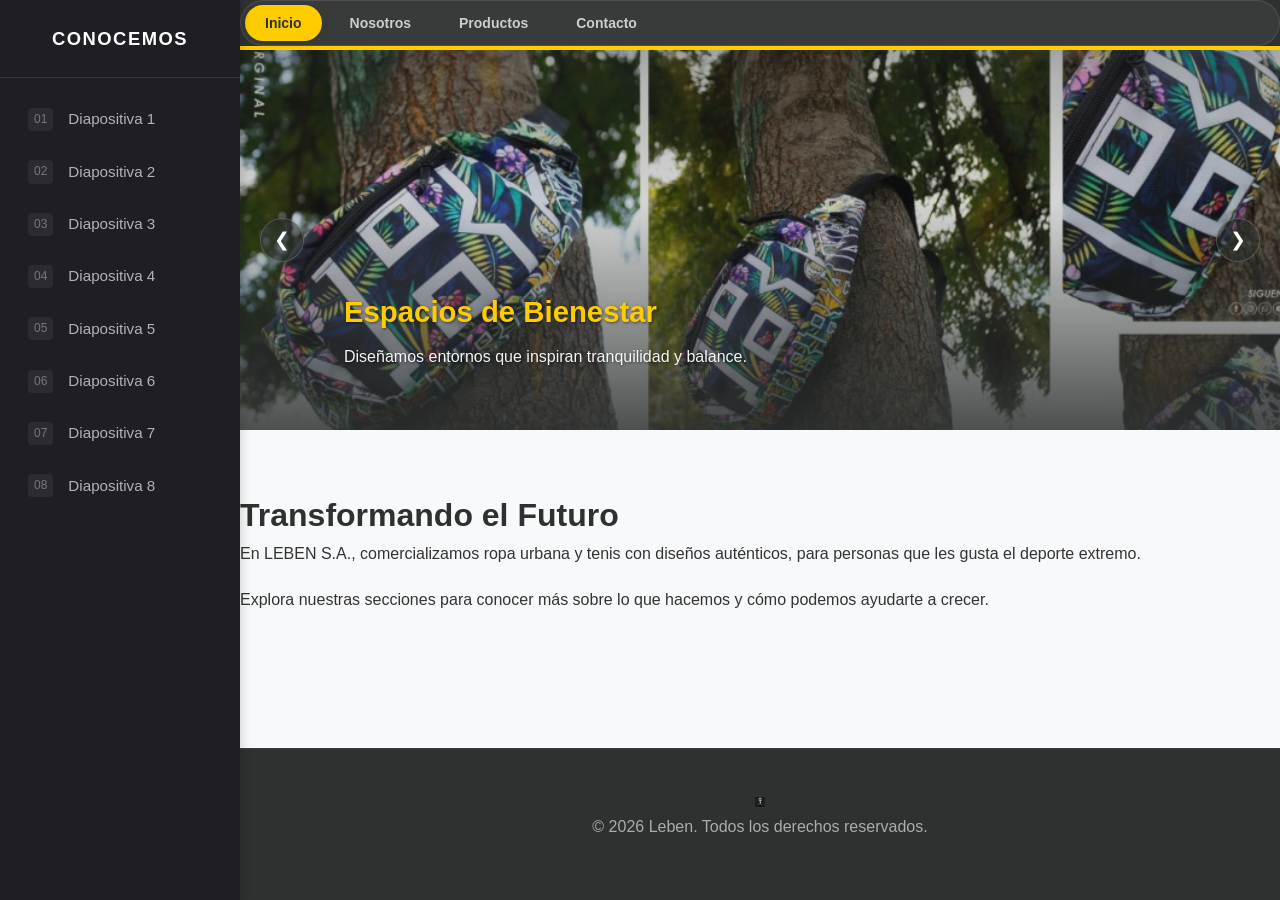
<file: index.html>
<!DOCTYPE html>
<html lang="es">
<head>
    <meta charset="UTF-8">
    <meta name="viewport" content="width=device-width, initial-scale=1.0">
    <title>Leben - Innovación y Bienestar</title>
    <meta name="viewport" content="width=device-width, initial-scale=1.0">
    <link rel="stylesheet" href="styles.css">
</head>
<body>
<aside class="sidebar-slides">
    <div class="sidebar-header">
        <h3>CONOCEMOS</h3>
    </div>
    <nav class="sidebar-menu">
        <a href="diapositiva1.html" class="sidebar-link"><span>01</span> Diapositiva 1</a>
        <a href="diapositiva2.html" class="sidebar-link"><span>02</span> Diapositiva 2</a>
        <a href="diapositiva3.html" class="sidebar-link"><span>03</span> Diapositiva 3</a>
        <a href="diapositiva4.html" class="sidebar-link"><span>04</span> Diapositiva 4</a>
        <a href="diapositiva5.html" class="sidebar-link"><span>05</span> Diapositiva 5</a>
        <a href="diapositiva6.html" class="sidebar-link"><span>06</span> Diapositiva 6</a>
        <a href="diapositiva7.html" class="sidebar-link"><span>07</span> Diapositiva 7</a>
        <a href="diapositiva8.html" class="sidebar-link"><span>08</span> Diapositiva 8</a>
    </nav>
</aside>
    <header class="main-header">
        </div>
        <nav class="slide-nav">
            <button class="nav-btn active" onclick="showSlide(0)">Inicio</button>
            <button class="nav-btn" onclick="showSlide(1)">Nosotros</button>
            <button class="nav-btn" onclick="showSlide(2)">Productos</button>
            <button class="nav-btn" onclick="showSlide(3)">Contacto</button>
        </nav>
    </header>

    <section class="image-rotator">
        <div class="carousel-container">
            <div class="carousel-slide active">
                <img src="imagenes/imagen1.png" alt="Leben slide 1">
                <div class="carousel-overlay"></div>
                <div class="carousel-caption">
                    <h3>Espacios de Bienestar</h3>
                    <p>Diseñamos entornos que inspiran tranquilidad y balance.</p>
                </div>
            </div>
            
            <div class="carousel-slide">
                <img src="imagenes/imagen2.png" alt="Leben slide 2">
                <div class="carousel-overlay"></div>
                <div class="carousel-caption">
                    <h3>Innovación Funcional</h3>
                    <p>Soluciones inteligentes con un diseño limpio y moderno.</p>
                </div>
            </div>

            <div class="carousel-slide">
                <img src="imagenes/imagen3.png" alt="Leben slide 3">
                <div class="carousel-overlay"></div>
                <div class="carousel-caption">
                    <h3>Compromiso Sostenible</h3>
                    <p>La armonía perfecta entre tecnología y naturaleza humana.</p>
                </div>
            </div>
        </div>
        <button class="carousel-control prev" onclick="moveCarousel(-1)" aria-label="Anterior">&#10094;</button>
        <button class="carousel-control next" onclick="moveCarousel(1)" aria-label="Siguiente">&#10095;</button>
    </section>

    <main class="content-slides">
        <article class="slide-content active" id="slide-0">
            <h2>Transformando el Futuro</h2>
            <p>En LEBEN S.A., comercializamos ropa urbana y tenis con diseños auténticos, para personas que les gusta el deporte extremo.</p>
            <p>Explora nuestras secciones para conocer más sobre lo que hacemos y cómo podemos ayudarte a crecer.</p>
        </article>

        <article class="slide-content" id="slide-1">
            <h2>Nuestra Historia</h2>
            <p>Nacimos con el propósito de fusionar la innovación técnica con un enfoque profundamente humano. Nuestro equipo multidisciplinario trabaja día a día bajo estrictos estándares de excelencia.</p>
            <blockquote>
                "La calidad no es un acto, es un hábito." — Filosofía Leben.
            </blockquote>
        </article>

        <article class="slide-content" id="slide-2">
            <h2>Lo que Ofrecemos</h2>
            <p><div class="galeria-vegetales">
        <div class="galeria-scroll">
            <div class="vegetal-item">
                <img src="imagenes/imagenA.jpeg" alt="productoA" width="300" height="200">
                <span>SUPLBN $150.000</span>
            </div>
            <div class="vegetal-item">
                <img src="imagenes/imagenB.jpeg" alt="productoA" width="300" height="200">
                <span>LEDER NEGRO $180.000</span>
            </div>
            <div class="vegetal-item">
                <img src="imagenes/imagenC.jpeg" alt="productoA" width="300" height="200">
                <span>RESTRE ROJO $165.000</span>
            </div>
            <div class="vegetal-item">
                <img src="imagenes/imagenD.jpeg" alt="productoA" width="300" height="200">
                <span>BLACK $170.000</span>
            </div>
        </div>
    </div></p>
            <ul>
                <li></li>
            </ul>
        </article>

        <article class="slide-content" id="slide-3">
            <h2>Ponte en Contacto</h2>
            <p>¿Tienes alguna pregunta o quieres iniciar un proyecto con nosotros? Escríbenos y nuestro equipo te responderá en la menor brevedad posible.</p>
            <form class="contact-form" onsubmit="event.preventDefault(); alert('¡Mensaje enviado!');">
                <input type="text" placeholder="Tu Nombre" required>
                <input type="email" placeholder="Tu Correo" required>
                <textarea placeholder="¿En qué podemos ayudarte?" rows="4" required></textarea>
                <button type="submit" class="submit-btn">Enviar Mensaje</button>
            </form>
        </article>

    </main>

    <footer class="main-footer">
        <img src="imagenes/gaster-green-gaster.gif" alt="Logo Leben" width="10" height="10">
        <p>&copy; 2026 Leben. Todos los derechos reservados.</p>
    </footer>

    <script>
        function showSlide(slideIndex) {
            const slides = document.querySelectorAll('.slide-content');
            slides.forEach(slide => slide.classList.remove('active'));

            const buttons = document.querySelectorAll('.nav-btn');
            buttons.forEach(btn => btn.classList.remove('active'));

            document.getElementById(`slide-${slideIndex}`).classList.add('active');
            buttons[slideIndex].classList.add('active');
        }

        let currentImgIndex = 0;
        const carouselSlides = document.querySelectorAll('.carousel-slide');

        function showImage(index) {
            if (index >= carouselSlides.length) currentImgIndex = 0;
            else if (index < 0) currentImgIndex = carouselSlides.length - 1;
            else currentImgIndex = index;

            carouselSlides.forEach((slide, i) => {
                if (i === currentImgIndex) {
                    slide.classList.add('active');
                } else {
                    slide.classList.remove('active');
                }
            });
        }

        function moveCarousel(direction) {
            showImage(currentImgIndex + direction);
        }
        setInterval(() => {
            moveCarousel(1);
        }, 5000);
    </script>
</body>
</html>
</file>
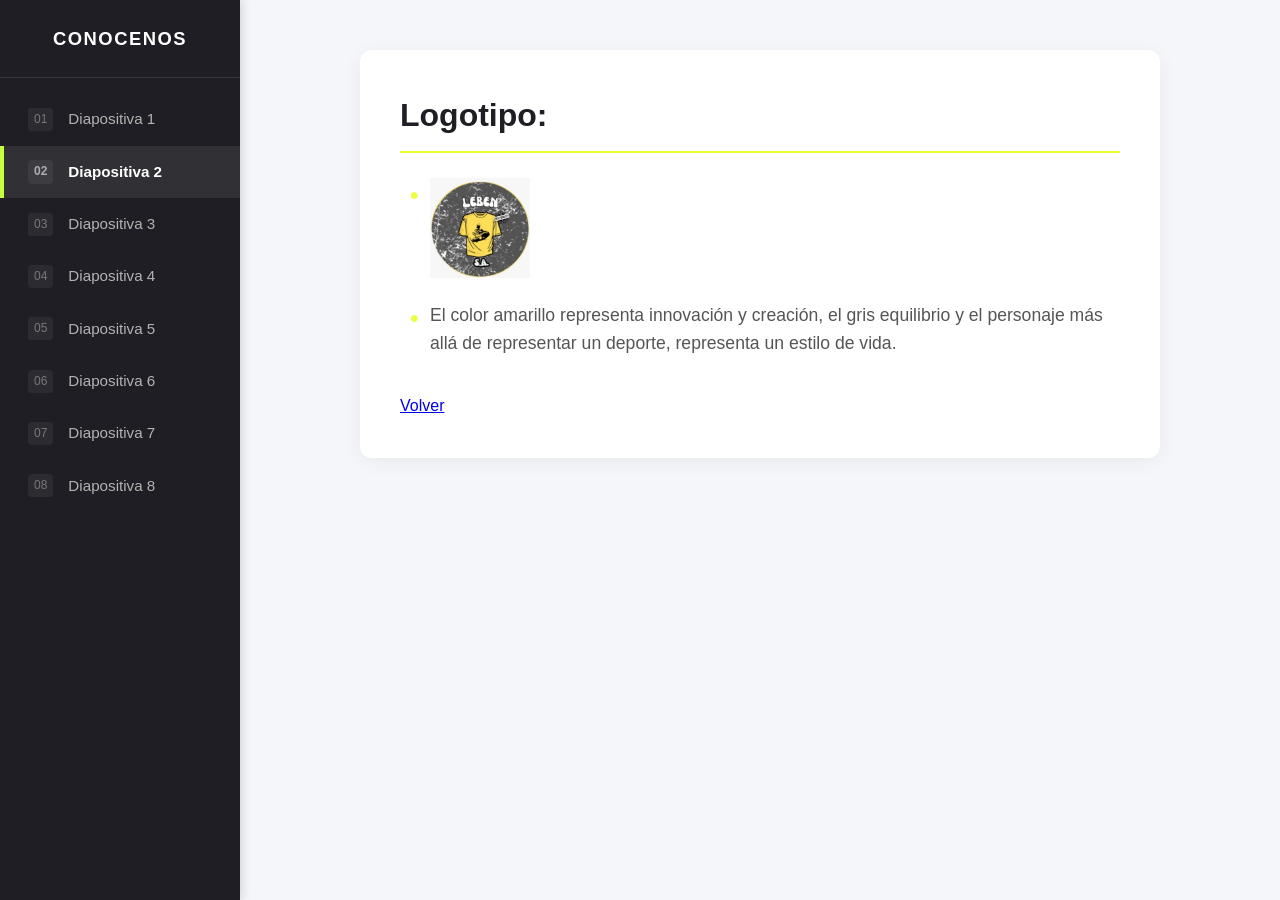
<file: diapositiva2.html>
<html><head><link rel='stylesheet' href='styles.css'></head><body><aside class="sidebar-slides">
        <div class="sidebar-header">
            <h3>CONOCENOS</h3>
        </div>
        <nav class="sidebar-menu">
            <a href="diapositiva1.html" class="sidebar-link"><span>01</span> Diapositiva 1</a>
            <a href="diapositiva2.html" class="sidebar-link active"><span>02</span> Diapositiva 2</a>
            <a href="diapositiva3.html" class="sidebar-link"><span>03</span> Diapositiva 3</a>
            <a href="diapositiva4.html" class="sidebar-link"><span>04</span> Diapositiva 4</a>
            <a href="diapositiva5.html" class="sidebar-link"><span>05</span> Diapositiva 5</a>
            <a href="diapositiva6.html" class="sidebar-link"><span>06</span> Diapositiva 6</a>
            <a href="diapositiva7.html" class="sidebar-link"><span>07</span> Diapositiva 7</a>
            <a href="diapositiva8.html" class="sidebar-link"><span>08</span> Diapositiva 8</a>
        </nav>
    </aside>
<div class='contenido'><h2>Logotipo:</h2><ul><li><img src="imagenes/logo-leben.png" alt="Logo Leben" width="100" height="100"></li><li>El color amarillo representa innovación y creación, el gris equilibrio y el personaje más allá de representar un deporte, representa un estilo de vida. </li></ul><a href='index.html'>Volver</a></div></body></html>
</file>
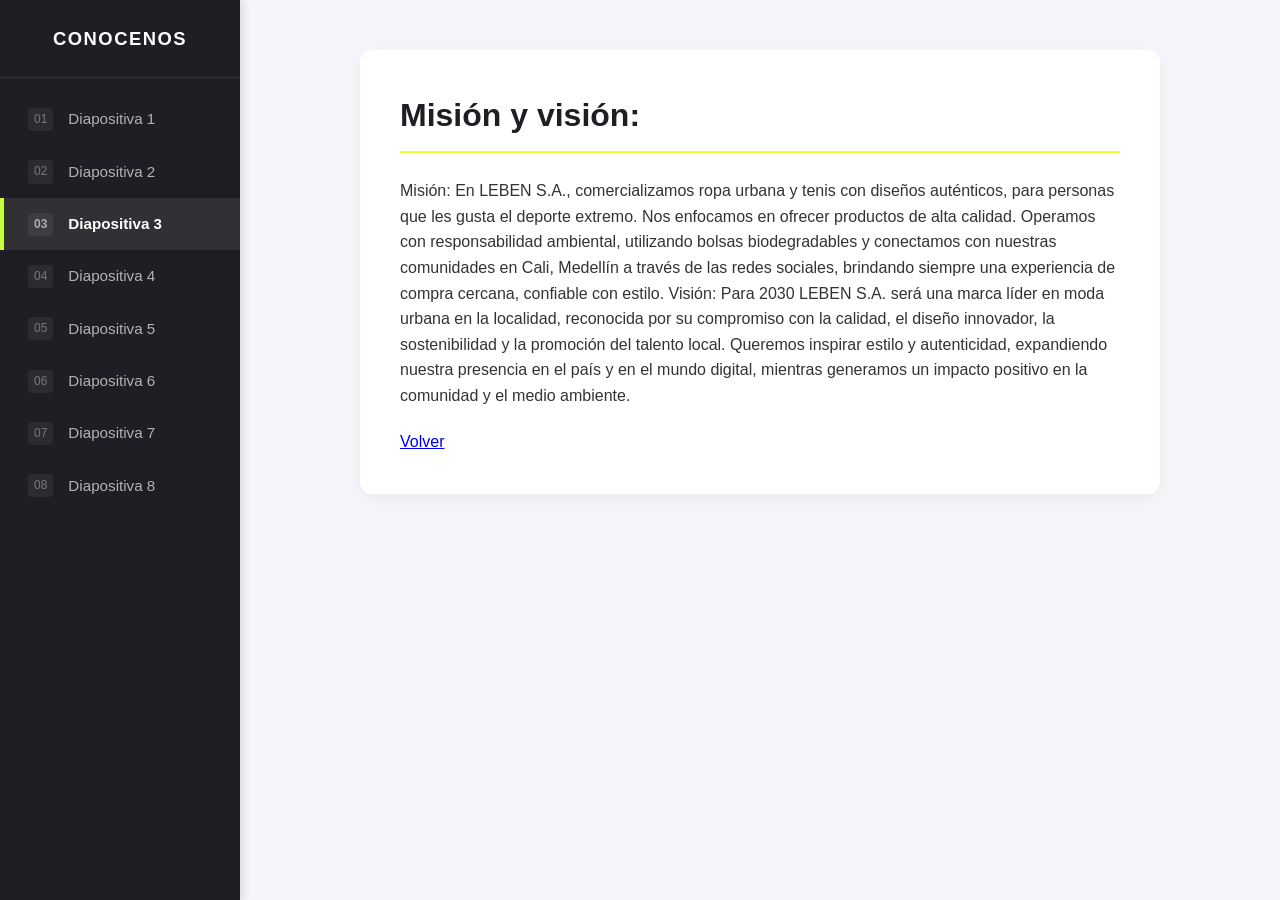
<file: diapositiva3.html>
<html><head><link rel='stylesheet' href='styles.css'></head><body><aside class="sidebar-slides">
        <div class="sidebar-header">
            <h3>CONOCENOS</h3>
        </div>
        <nav class="sidebar-menu">
            <a href="diapositiva1.html" class="sidebar-link"><span>01</span> Diapositiva 1</a>
            <a href="diapositiva2.html" class="sidebar-link"><span>02</span> Diapositiva 2</a>
            <a href="diapositiva3.html" class="sidebar-link active"><span>03</span> Diapositiva 3</a>
            <a href="diapositiva4.html" class="sidebar-link"><span>04</span> Diapositiva 4</a>
            <a href="diapositiva5.html" class="sidebar-link"><span>05</span> Diapositiva 5</a>
            <a href="diapositiva6.html" class="sidebar-link"><span>06</span> Diapositiva 6</a>
            <a href="diapositiva7.html" class="sidebar-link"><span>07</span> Diapositiva 7</a>
            <a href="diapositiva8.html" class="sidebar-link"><span>08</span> Diapositiva 8</a>
        </nav>
    </aside>
<div class='contenido'><h2>Misión y visión: </h2><p>Misión: En LEBEN S.A., comercializamos ropa urbana y tenis con diseños auténticos, para personas que les gusta el deporte extremo. Nos enfocamos en ofrecer productos de alta calidad. Operamos con responsabilidad ambiental, utilizando bolsas biodegradables y conectamos con nuestras comunidades en Cali, Medellín a través de las redes sociales, brindando siempre una experiencia de compra cercana, confiable con estilo. 
Visión: Para 2030 LEBEN S.A. será una marca líder en moda urbana en la localidad, reconocida por su compromiso con la calidad, el diseño innovador, la sostenibilidad y la promoción del talento local. Queremos inspirar estilo y autenticidad, expandiendo nuestra presencia en el país y en el mundo digital, mientras generamos un impacto positivo en la comunidad y el medio ambiente.
</p><a href='index.html'>Volver</a></div></body></html>
</file>
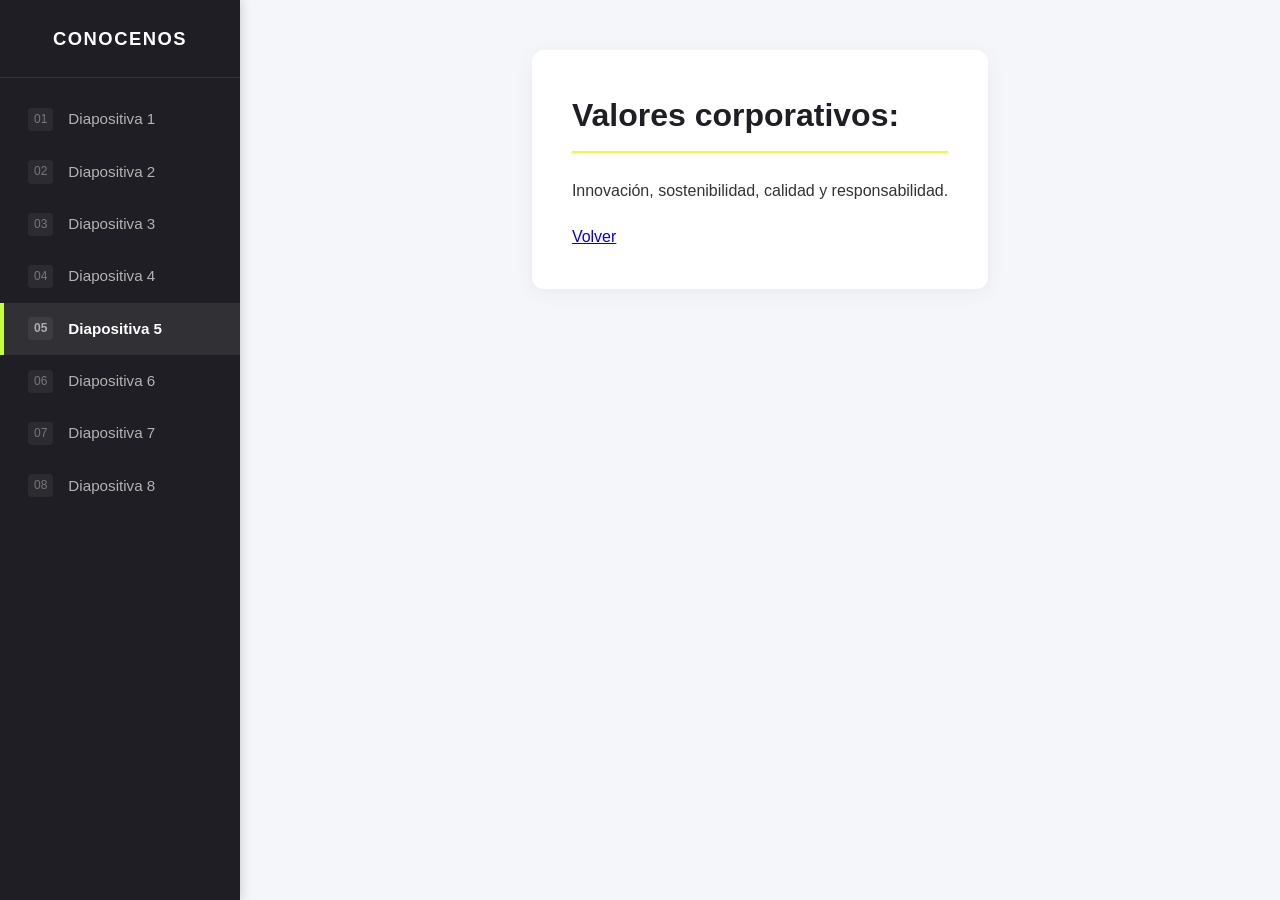
<file: diapositiva5.html>
<html><head><link rel='stylesheet' href='styles.css'></head><body><aside class="sidebar-slides">
        <div class="sidebar-header">
            <h3>CONOCENOS</h3>
        </div>
        <nav class="sidebar-menu">
            <a href="diapositiva1.html" class="sidebar-link"><span>01</span> Diapositiva 1</a>
            <a href="diapositiva2.html" class="sidebar-link"><span>02</span> Diapositiva 2</a>
            <a href="diapositiva3.html" class="sidebar-link"><span>03</span> Diapositiva 3</a>
            <a href="diapositiva4.html" class="sidebar-link"><span>04</span> Diapositiva 4</a>
            <a href="diapositiva5.html" class="sidebar-link active"><span>05</span> Diapositiva 5</a>
            <a href="diapositiva6.html" class="sidebar-link"><span>06</span> Diapositiva 6</a>
            <a href="diapositiva7.html" class="sidebar-link"><span>07</span> Diapositiva 7</a>
            <a href="diapositiva8.html" class="sidebar-link"><span>08</span> Diapositiva 8</a>
        </nav>
    </aside>
<div class='contenido'><h2>Valores corporativos: </h2><p>Innovación, sostenibilidad, calidad y responsabilidad. </p><a href='index.html'>Volver</a></div></body></html>
</file>
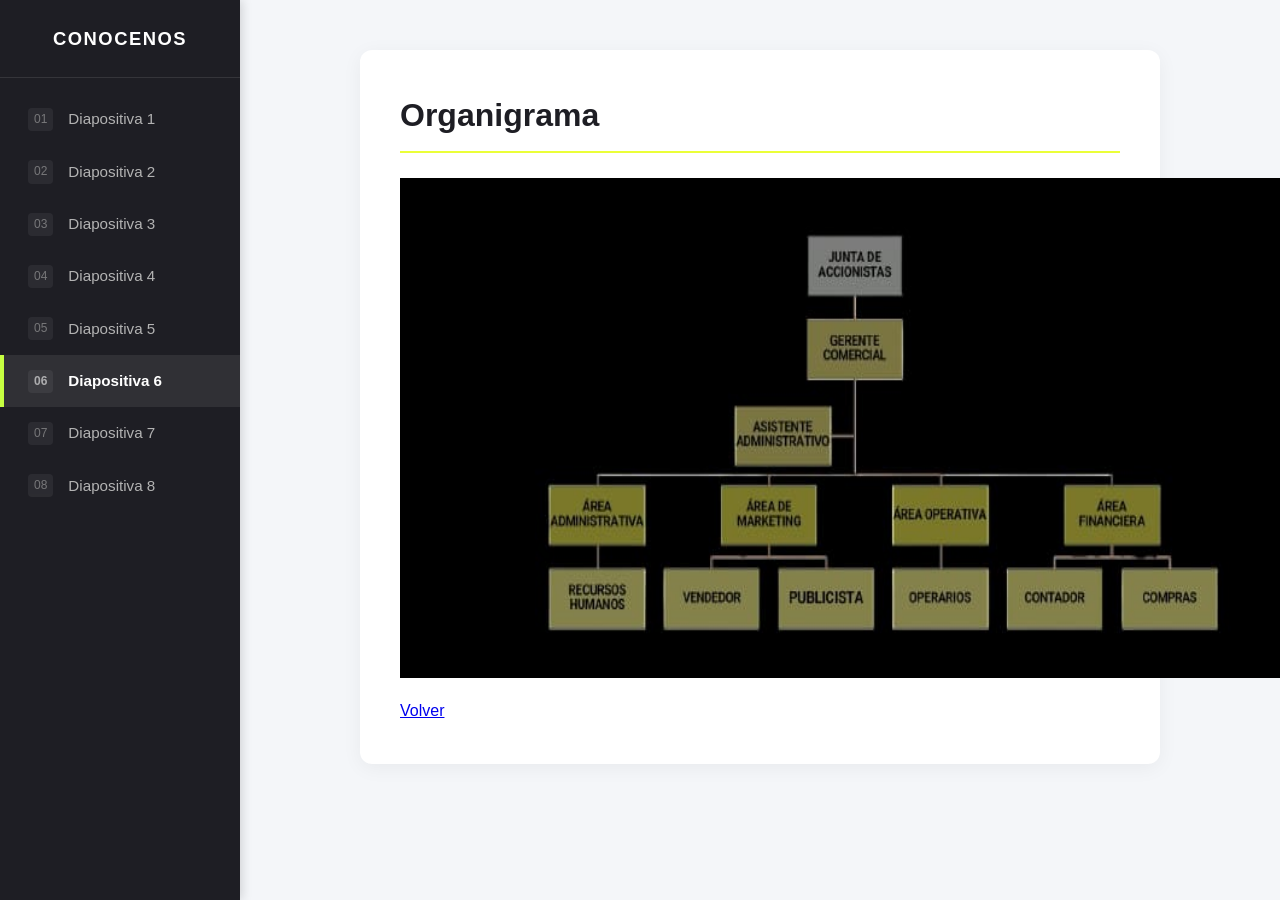
<file: diapositiva6.html>
<html><head><link rel='stylesheet' href='styles.css'></head><body><aside class="sidebar-slides">
        <div class="sidebar-header">
            <h3>CONOCENOS</h3>
        </div>
        <nav class="sidebar-menu">
            <a href="diapositiva1.html" class="sidebar-link"><span>01</span> Diapositiva 1</a>
            <a href="diapositiva2.html" class="sidebar-link"><span>02</span> Diapositiva 2</a>
            <a href="diapositiva3.html" class="sidebar-link"><span>03</span> Diapositiva 3</a>
            <a href="diapositiva4.html" class="sidebar-link"><span>04</span> Diapositiva 4</a>
            <a href="diapositiva5.html" class="sidebar-link"><span>05</span> Diapositiva 5</a>
            <a href="diapositiva6.html" class="sidebar-link active"><span>06</span> Diapositiva 6</a>
            <a href="diapositiva7.html" class="sidebar-link"><span>07</span> Diapositiva 7</a>
            <a href="diapositiva8.html" class="sidebar-link"><span>08</span> Diapositiva 8</a>
        </nav>
    </aside>
<div class='contenido'><h2>Organigrama</h2><p><img src="imagenes/Organigrama.png" alt="Organigrama" width="900" height="500"></p><a href='index.html'>Volver</a></div></body></html>
</file>
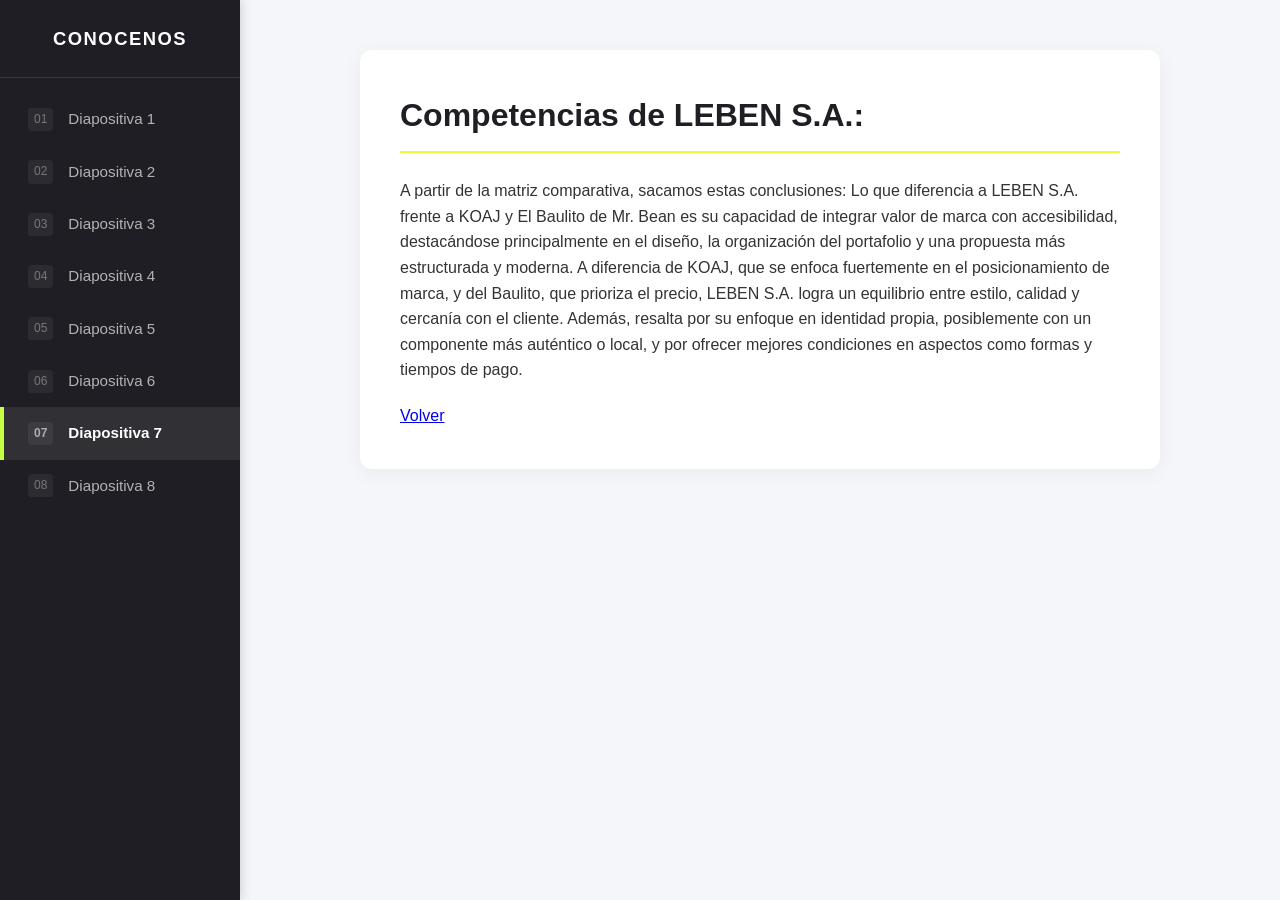
<file: diapositiva7.html>
<html><head><link rel='stylesheet' href='styles.css'></head><body><aside class="sidebar-slides">
        <div class="sidebar-header">
            <h3>CONOCENOS</h3>
        </div>
        <nav class="sidebar-menu">
            <a href="diapositiva1.html" class="sidebar-link"><span>01</span> Diapositiva 1</a>
            <a href="diapositiva2.html" class="sidebar-link"><span>02</span> Diapositiva 2</a>
            <a href="diapositiva3.html" class="sidebar-link"><span>03</span> Diapositiva 3</a>
            <a href="diapositiva4.html" class="sidebar-link"><span>04</span> Diapositiva 4</a>
            <a href="diapositiva5.html" class="sidebar-link"><span>05</span> Diapositiva 5</a>
            <a href="diapositiva6.html" class="sidebar-link"><span>06</span> Diapositiva 6</a>
            <a href="diapositiva7.html" class="sidebar-link  active"><span>07</span> Diapositiva 7</a>
            <a href="diapositiva8.html" class="sidebar-link"><span>08</span> Diapositiva 8</a>
        </nav>
    </aside>
<div class='contenido'><h2>Competencias de LEBEN S.A.:</h2><p>A partir de la matriz comparativa, sacamos estas conclusiones: 
Lo que diferencia a LEBEN S.A. frente a KOAJ y El Baulito de Mr. Bean es su capacidad de integrar valor de marca con accesibilidad, destacándose principalmente en el diseño, la organización del portafolio y una propuesta más estructurada y moderna. A diferencia de KOAJ, que se enfoca fuertemente en el posicionamiento de marca, y del Baulito, que prioriza el precio, LEBEN S.A. logra un equilibrio entre estilo, calidad y cercanía con el cliente. Además, resalta por su enfoque en identidad propia, posiblemente con un componente más auténtico o local, y por ofrecer mejores condiciones en aspectos como formas y tiempos de pago.</p><a href='index.html'>Volver</a></div></body></html>
</file>
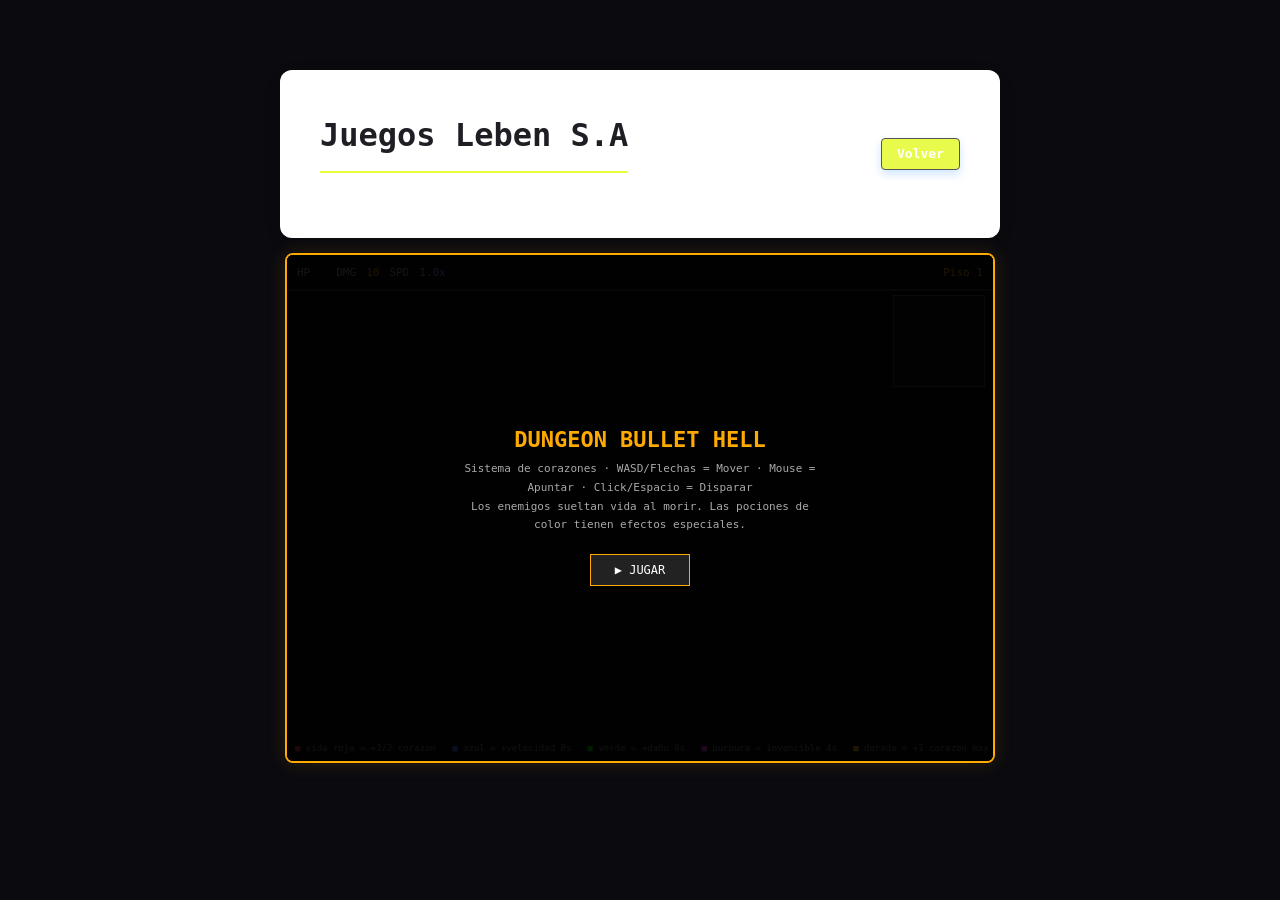
<file: diapositiva8.html>
<!DOCTYPE html>
<html lang="es">
<head>
    <meta charset="UTF-8">
    <link rel="stylesheet" href="styles.css">
    <style>
        body {
            background-color: #0a0a0f;
            color: #fff;
            font-family: monospace;
            margin: 0;
            padding: 20px;
            display: flex;
            flex-direction: column;
            align-items: center;
            min-height: 100vh;
        }
        .contenido {
            text-align: center;
            width: 100%;
            max-width: 720px;
            margin-bottom: 15px;
            display: flex;
            justify-content: space-between;
            align-items: center;
        }
        h2 {
            color: #fa0;
            margin: 0;
            font-size: 24px;
        }
        .btn-volver {
            color: #aaa;
            text-decoration: none;
            border: 1px solid #555;
            padding: 5px 15px;
            border-radius: 4px;
            transition: all 0.3s;
        }
        .btn-volver:hover {
            color: #fff;
            border-color: #fa0;
            background: #1a1a2e;
        }
        iframe {
            border: 2px solid #fa0;
            border-radius: 8px;
            box-shadow: 0 0 20px rgba(255, 170, 0, 0.15);
            background: #0a0a0f;
        }
    </style>
</head>
<body>

    <div class="contenido">
        <h2>Juegos Leben S.A</h2>
        <a href="index.html" class="btn-volver">Volver</a>
    </div>

    <iframe 
        width="710" 
        height="510" 
        frameborder="0" 
        scrolling="no"
        srcdoc="
        <!DOCTYPE html>
        <html>
        <head>
        <style>
        *{margin:0;padding:0;box-sizing:border-box}
        body{background:#0a0a0f;overflow:hidden;font-family:monospace}
        canvas{display:block;image-rendering:pixelated}
        #ui{position:absolute;top:0;left:0;width:100%;height:36px;padding:4px 10px;display:flex;align-items:center;gap:10px;background:#0a0a0f;border-bottom:2px solid #333;z-index:10}
        #hearts-wrap{display:flex;gap:3px;align-items:center}
        .label{color:#aaa;font-size:11px;font-family:monospace}
        #dmg-wrap{display:flex;gap:5px;align-items:center}
        #floor-info{color:#fa0;font-size:11px;font-family:monospace;margin-left:auto}
        #item-display{display:flex;gap:4px;flex-wrap:wrap;max-width:260px}
        .item-badge{font-size:9px;padding:1px 4px;border-radius:2px;font-family:monospace}
        #minimap{position:absolute;top:40px;right:8px;border:1px solid #555;background:#111;z-index:10}
        #msg{position:absolute;bottom:60px;left:50%;transform:translateX(-50%);color:#fff;font-size:12px;font-family:monospace;background:rgba(0,0,0,.8);padding:4px 12px;border:1px solid #555;display:none;z-index:20;text-align:center;white-space:nowrap}
        #overlay{position:absolute;inset:0;background:rgba(0,0,0,.88);display:flex;flex-direction:column;align-items:center;justify-content:center;z-index:30;color:#fff;font-family:monospace}
        #overlay h1{font-size:22px;color:#fa0;margin-bottom:8px}
        #overlay p{font-size:11px;color:#aaa;margin-bottom:16px;text-align:center;max-width:360px;line-height:1.7}
        #overlay button{background:#222;color:#fff;border:1px solid #fa0;padding:8px 24px;font-family:monospace;font-size:12px;cursor:pointer;margin:3px}
        #overlay button:hover{background:#fa0;color:#000}
        #item-choice{position:absolute;inset:0;background:rgba(0,0,0,.9);display:none;flex-direction:column;align-items:center;justify-content:center;z-index:25;font-family:monospace}
        #item-choice h2{color:#fa0;font-size:15px;margin-bottom:10px}
        #item-choice .sub{color:#888;font-size:10px;margin-bottom:10px}
        .item-card{background:#1a1a2e;border:1px solid #555;padding:10px 14px;margin:4px;width:190px;cursor:pointer;border-radius:4px}
        .item-card:hover{border-color:#fa0;background:#22223a}
        .item-card .iname{color:#fff;font-size:12px;font-weight:bold}
        .item-card .idesc{color:#aaa;font-size:9px;margin-top:3px;line-height:1.4}
        .item-card .istat{font-size:9px;margin-top:3px}
        .pos{color:#4f8}.neg{color:#f84}.mixed{color:#fa0}.boss-col{color:#ffd700}
        #potion-legend{position:absolute;bottom:6px;left:8px;font-size:9px;color:#888;font-family:monospace;line-height:1.6;z-index:10}
        </style>
        </head>
        <body>
        <div id='ui'>
          <span class='label'>HP</span>
          <div id='hearts-wrap'></div>
          <span class='label' style='margin-left:6px'>DMG</span>
          <span id='dmg-text' class='label' style='color:#fa0'>10</span>
          <span class='label'>SPD</span>
          <span id='spd-text' class='label' style='color:#8af'>1.0x</span>
          <div id='item-display'></div>
          <div id='floor-info'>Piso 1</div>
        </div>
        <canvas id='c'></canvas>
        <canvas id='minimap' width='90' height='90'></canvas>
        <div id='msg'></div>
        <div id='potion-legend'>
          <span style='color:#e44'>&#9632;</span> vida roja = +1/2 corazon &nbsp;
          <span style='color:#48f'>&#9632;</span> azul = +velocidad 8s &nbsp;
          <span style='color:#0d0'>&#9632;</span> verde = +daño 8s &nbsp;
          <span style='color:#f4f'>&#9632;</span> purpura = invencible 4s &nbsp;
          <span style='color:#fa0'>&#9632;</span> dorada = +1 corazon max
        </div>
        <div id='item-choice'>
          <h2 id='choice-title'>Sala del Tesoro</h2>
          <div class='sub' id='choice-sub'>Elige 1 de 3 objetos</div>
          <div id='item-cards' style='display:flex;flex-wrap:wrap;justify-content:center'></div>
        </div>
        <div id='overlay'>
          <h1>DUNGEON BULLET HELL</h1>
          <p>Sistema de corazones · WASD/Flechas = Mover · Mouse = Apuntar · Click/Espacio = Disparar<br>Los enemigos sueltan vida al morir. Las pociones de color tienen efectos especiales.</p>
          <button onclick='startGame()'>&#9654; JUGAR</button>
        </div>
        <script>
        const C=document.getElementById('c');
        const ctx=C.getContext('2d');
        const MM=document.getElementById('minimap');
        const mctx=MM.getContext('2d');
        const W=680,H=444;
        C.width=W;C.height=H;
        C.style.marginTop='36px';

        const MAX_HEARTS=6;
        let G={};

        function initGame(){
          G={
            floor:1,rooms:[],curRoom:0,
            px:W/2,py:H/2,
            pspeed:180,
            phearts:6,pmaxhearts:6,
            pdmg:10,
            pbulletSpeed:1,pbulletCount:1,pspread:0,
            phoming:false,ppiercing:false,pfire:false,pflash:false,paoe:false,
            porb:false,pbounce:0,pstorm:false,pvamp:false,pregen:false,pnocure:false,piframes:false,
            iframes:0,
            items:[],
            bullets:[],ebullets:[],
            drops:[],
            particles:[],
            keys:{},mx:W/2,my:H/2,mouseDown:false,
            roomCleared:false,roomType:'',
            gameOver:false,won:false,
            tick:0,shootCooldown:0,
            floorEnemyMult:1,
            dmgBoost:0,spdBoost:0,invBoost:0,
            regenTimer:0,
            msgTimer:null,
          };
          generateFloor();
          G.curRoom=getRoomIndex('start');
          G.roomCleared=true;
          enterRoom(G.curRoom);
        }

        function getRoomIndex(t){return G.rooms.findIndex(r=>r.type===t);}

        const ITEMS_POOL=[
          {id:'twin',name:'Twin Shot',desc:'Dispara 2 balas simultaneas',stat:'+1 bala',type:'pos',apply:p=>{p.pbulletCount=Math.min(p.pbulletCount+1,5);p.pspread=Math.max(p.pspread,0.18);}},
          {id:'triple',name:'Triple Shot',desc:'3 balas en abanico',stat:'+2 balas / spread',type:'pos',apply:p=>{p.pbulletCount=Math.min(p.pbulletCount+2,5);p.pspread=Math.max(p.pspread,0.22);}},
          {id:'bigbullet',name:'Bala Gorda',desc:'+50% daño, -20% velocidad',stat:'+50% DMG / -20% SPD',type:'mixed',apply:p=>{p.pdmg=Math.round(p.pdmg*1.5);p.pspeed*=0.8;}},
          {id:'speed',name:'Patas de Liebre',desc:'+40% velocidad, -1/2 corazon max',stat:'+40% SPD / -1/2 HP max',type:'mixed',apply:p=>{p.pspeed*=1.4;p.pmaxhearts=Math.max(2,p.pmaxhearts-1);p.phearts=Math.min(p.phearts,p.pmaxhearts);}},
          {id:'vampiro',name:'Disparo Vampirico',desc:'Balas curan 1/2 corazon al impactar (1/5 prob)',stat:'+Vamp al golpear',type:'pos',apply:p=>{p.pvamp=true;}},
          {id:'homing',name:'Bala Teledirigida',desc:'Balas persiguen enemigos, -30% daño',stat:'+Seguimiento / -30% DMG',type:'mixed',apply:p=>{p.phoming=true;p.pdmg=Math.max(1,Math.round(p.pdmg*0.7));}},
          {id:'piercing',name:'Bala Penetrante',desc:'Balas atraviesan enemigos',stat:'+Penetracion',type:'pos',apply:p=>{p.ppiercing=true;}},
          {id:'fire',name:'Bala de Fuego',desc:'Quema por 3s, +20% daño',stat:'+Fuego / +20% DMG',type:'pos',apply:p=>{p.pfire=true;p.pdmg=Math.round(p.pdmg*1.2);}},
          {id:'glass',name:'Corazon de Cristal',desc:'+80% daño, HP max a 2 corazones',stat:'+80% DMG / MaxHP=2',type:'neg',apply:p=>{p.pdmg=Math.round(p.pdmg*1.8);p.pmaxhearts=2;p.phearts=Math.min(p.phearts,2);}},
          {id:'regen',name:'Anillo de Cura',desc:'Regenera 1/2 corazon c/6s, -15% daño',stat:'+Regen / -15% DMG',type:'mixed',apply:p=>{p.pregen=true;p.pdmg=Math.max(1,Math.round(p.pdmg*0.85));}},
          {id:'aoe',name:'Bala Explosiva',desc:'Explota al impactar, -20% daño',stat:'+Explosion / -20% DMG',type:'mixed',apply:p=>{p.paoe=true;p.pdmg=Math.max(1,Math.round(p.pdmg*0.8));}},
          {id:'flash',name:'Disparo Rapido',desc:'+60% cadencia, -25% daño',stat:'+Cadencia / -25% DMG',type:'mixed',apply:p=>{p.pflash=true;p.pdmg=Math.max(1,Math.round(p.pdmg*0.75));}},
          {id:'extra_heart',name:'Corazon Extra',desc:'+1 corazon maximo y rellena',stat:'+1 corazon max + rellena',type:'pos',apply:p=>{p.pmaxhearts=Math.min(MAX_HEARTS,p.pmaxhearts+2);p.phearts=Math.min(p.pmaxhearts,p.phearts+2);}},
        ];

        const BOSS_ITEMS=[
          {id:'orb_holy',name:'Orbe Sagrado',desc:'Disparo circular de 8 balas, +40% daño',stat:'+Orbe / +40% DMG',type:'boss',apply:p=>{p.porb=true;p.pdmg=Math.round(p.pdmg*1.4);}},
          {id:'cursed_eye',name:'Ojo Maldito',desc:'+120% daño, HP max = 2 corazones',stat:'+120% DMG / MaxHP=2',type:'boss',apply:p=>{p.pdmg=Math.round(p.pdmg*2.2);p.pmaxhearts=2;p.phearts=Math.min(p.phearts,2);}},
          {id:'wing',name:'Alas del Viento',desc:'+70% velocidad e iframes extendidos',stat:'+70% SPD / +Esquiva',type:'boss',apply:p=>{p.pspeed*=1.7;p.piframes=true;}},
          {id:'blade',name:'Disparo Cuchilla',desc:'Balas rebotan en paredes x3',stat:'+Rebote x3',type:'boss',apply:p=>{p.pbounce=3;}},
          {id:'storm',name:'Tormenta Interior',desc:'Auto-disparo en 4 direcciones',stat:'+Auto-Storm',type:'boss',apply:p=>{p.pstorm=true;}},
          {id:'soul',name:'Alma del Dungeon',desc:'+200% daño, sin curacion',stat:'+200% DMG / Sin cura',type:'boss',apply:p=>{p.pdmg=Math.round(p.pdmg*3);p.pnocure=true;}},
        ];

        function shuffled(a){return[...a].sort(()=>Math.random()-0.5);}

        function generateFloor(){
          const f=G.floor;
          G.rooms=[];
          G.rooms.push({type:'start',cleared:true,enemies:[],connected:[]});
          const numE=2+f;
          for(let i=0;i<numE;i++) G.rooms.push({type:'enemy',cleared:false,enemies:[],connected:[]});
          G.rooms.push({type:'treasure',cleared:false,enemies:[],connected:[]});
          G.rooms.push({type:'boss',cleared:false,enemies:[],connected:[]});
          G.floorEnemyMult=1+f*0.45;
          layoutRooms();
        }

        function layoutRooms(){
          const n=G.rooms.length;
          G.rooms[0].gx=0;G.rooms[0].gy=1;
          G.rooms[n-1].gx=3;G.rooms[n-1].gy=1;
          G.rooms[n-2].gx=3;G.rooms[n-2].gy=0;
          for(let i=1;i<n-2;i++){G.rooms[i].gx=Math.floor(Math.random()*2)+1;G.rooms[i].gy=Math.floor(Math.random()*3);}
          G.rooms.forEach((r,i)=>r.idx=i);
          for(let i=0;i<n-1;i++){if(!G.rooms[i].connected.includes(i+1)){G.rooms[i].connected.push(i+1);G.rooms[i+1].connected.push(i);}}
        }

        function spawnEnemies(idx){
          const rm=G.rooms[idx];
          if(rm.type==='enemy'){
            const count=Math.round((3+G.floor)*G.floorEnemyMult*(0.7+Math.random()*0.5));
            rm.enemies=[];
            for(let i=0;i<count;i++) rm.enemies.push(createEnemy());
          } else if(rm.type==='boss'){
            rm.enemies=[createBoss()];
          }
        }

        function createEnemy(){
          const f=G.floor;
          const types=['basic','shooter','fast','tank'];
          const t=types[Math.floor(Math.random()*types.length)];
          const m=G.floorEnemyMult;
          const hpScale=1+f*0.35;
          let e={x:60+Math.random()*(W-120),y:60+Math.random()*(H/2),type:t,
            hp:0,maxhp:0,spd:0,dmg:0,shootTimer:0,shootRate:2.5,
            burnTimer:0,color:'#e44',size:11,vx:0,vy:0};
          if(t==='basic'){e.hp=Math.round(20*m*hpScale);e.spd=60+f*12;e.dmg=0.5;e.shootRate=2.8;e.color='#e44';}
          if(t==='shooter'){e.hp=Math.round(14*m*hpScale);e.spd=35;e.dmg=0.5;e.shootRate=1.8;e.color='#e8a';}
          if(t==='fast'){e.hp=Math.round(8*m*hpScale);e.spd=115+f*14;e.dmg=1;e.shootRate=3.5;e.color='#4ef';}
          if(t==='tank'){e.hp=Math.round(55*m*hpScale);e.spd=28;e.dmg=1;e.shootRate=4.5;e.color='#a84';}
          e.maxhp=e.hp;
          return e;
        }

        function createBoss(){
          const f=G.floor;
          const m=G.floorEnemyMult;
          return{x:W/2,y:H/2-80,type:'boss',
            hp:Math.round((180+f*100)*m),maxhp:Math.round((180+f*100)*m),
            spd:55+f*16,dmg:1,shootRate:0.7,
            burnTimer:0,color:['#f0a','#a0f','#fa0','#0af','#f40','#4fa'][f-1]||'#fff',
            size:22,vx:0,vy:0,phase:0,shootTimer:0,patternTimer:0};
        }

        function enterRoom(idx){
          G.curRoom=idx;
          const rm=G.rooms[idx];
          G.bullets=[];G.ebullets=[];G.drops=[];G.particles=[];
          G.px=W/2;G.py=H-70;
          if(!rm.cleared&&rm.enemies.length===0&&rm.type!=='start'&&rm.type!=='treasure') spawnEnemies(idx);
          G.roomType=rm.type;
          G.roomCleared=rm.cleared;
          if(rm.type==='treasure'&&!rm.cleared) showTreasure();
          else document.getElementById('item-choice').style.display='none';
          updateFloorInfo();
          drawMinimap();
        }

        function showTreasure(){
          const pool=ITEMS_POOL.filter(it=>!G.items.includes(it.id));
          const choices=shuffled(pool).slice(0,3);
          renderChoices(choices,'Sala del Tesoro','Elige 1 de 3 objetos:');
        }

        function renderChoices(choices,title,sub){
          document.getElementById('choice-title').textContent=title;
          document.getElementById('choice-sub').textContent=sub;
          const ic=document.getElementById('item-cards');
          ic.innerHTML='';
          choices.forEach(item=>{
            const d=document.createElement('div');
            d.className='item-card';
            const cls=item.type==='pos'?'pos':item.type==='neg'?'neg':item.type==='boss'?'boss-col':'mixed';
            d.innerHTML=`<div class='iname'>${item.name}</div><div class='idesc'>${item.desc}</div><div class='istat ${cls}'>${item.stat}</div>`;
            d.onclick=()=>pickItem(item);
            ic.appendChild(d);
          });
          document.getElementById('item-choice').style.display='flex';
        }

        function pickItem(item){
          item.apply(G);
          G.items.push(item.id);
          document.getElementById('item-choice').style.display='none';
          G.rooms[G.curRoom].cleared=true;
          G.roomCleared=true;
          showMsg('¡'+item.name+'!',2000);
          updateUI();
        }

        function showBossItem(){
          const choices=shuffled(BOSS_ITEMS).filter(it=>!G.items.includes(it.id)).slice(0,1);
          if(!choices.length){setTimeout(nextFloor,400);return;}
          const h=document.getElementById('choice-title');
          h.style.color='#ffd700';
          renderChoices(choices,'¡Item del Jefe!','Objeto especial:');
          document.getElementById('item-cards').querySelector('.item-card').style.borderColor='#ffd700';
          document.getElementById('item-cards').onclick=function(e){
            const card=e.target.closest('.item-card');
            if(card){setTimeout(nextFloor,500);}
          };
        }

        function nextFloor(){
          document.getElementById('item-choice').style.display='none';
          document.getElementById('choice-title').style.color='';
          if(G.floor>=6){G.won=true;showOverlay('won');return;}
          G.floor++;
          G.phearts=Math.min(G.pmaxhearts,G.phearts+2);
          generateFloor();
          G.curRoom=getRoomIndex('start');
          G.roomCleared=true;
          enterRoom(G.curRoom);
          showMsg('¡Piso '+G.floor+'!',2000);
          updateUI();
        }

        function showMsg(t,dur){
          const el=document.getElementById('msg');
          el.textContent=t;el.style.display='block';
          if(G.msgTimer) clearTimeout(G.msgTimer);
          G.msgTimer=setTimeout(()=>el.style.display='none',dur||2000);
        }

        function updateFloorInfo(){
          const rm=G.rooms[G.curRoom];
          const names={start:'Entrada',enemy:'Batalla',treasure:'Tesoro',boss:'¡JEFE!'};
          document.getElementById('floor-info').textContent=`Piso ${G.floor} · ${names[rm.type]||rm.type}`;
        }

        function updateUI(){
          drawHearts();
          document.getElementById('dmg-text').textContent=G.pdmg+(G.dmgBoost>0?'(+)':'');
          document.getElementById('spd-text').textContent=((G.pspeed/180)*(G.spdBoost>0?1.5:1)).toFixed(1)+'x';
          const el=document.getElementById('item-display');
          const all=[...ITEMS_POOL,...BOSS_ITEMS];
          el.innerHTML=G.items.map(id=>{
            const it=all.find(i=>i.id===id);if(!it) return'';
            const col=it.type==='pos'?'#4f8':it.type==='neg'?'#f84':it.type==='boss'?'#ffd700':'#fa0';
            return`<span class='item-badge' style='background:#1a1a2e;border:1px solid ${col};color:${col}'>${it.name}</span>`;
          }).join('');
        }

        function drawHearts(){
          const wrap=document.getElementById('hearts-wrap');
          wrap.innerHTML='';
          const total=G.pmaxhearts;
          for(let i=0;i<total;i+=2){
            const sv=document.createElementNS('http://www.w3.org/2000/svg','svg');
            sv.setAttribute('width','18');sv.setAttribute('height','16');sv.setAttribute('viewBox','0 0 18 16');
            sv.style.imageRendering='pixelated';
            const filled=G.phearts;
            const leftFull=i+1<=filled;
            const rightFull=i+2<=filled;
            const leftHalf=!leftFull&&i<filled;
            drawPixelHeart(sv,leftFull,rightFull,leftHalf,G.invBoost>0);
            wrap.appendChild(sv);
          }
        }

        function drawPixelHeart(svg,lf,rf,lh,inv){
          const mask=[
            [0,0,1,1,0,1,1,0,0],
            [0,1,1,1,1,1,1,1,0],
            [1,1,1,1,1,1,1,1,1],
            [1,1,1,1,1,1,1,1,1],
            [0,1,1,1,1,1,1,1,0],
            [0,0,1,1,1,1,1,0,0],
            [0,0,0,1,1,1,0,0,0],
            [0,0,0,0,1,0,0,0,0],
          ];
          const px=2,py=1;
          for(let r=0;r<8;r++){
            for(let c=0;c<9;c++){
              if(!mask[r][c]) continue;
              const isLeft=c<4;
              const isRight=c>=5;
              const isMid=c===4;
              let col='#333';
              if(inv) col='#f4f';
              else if(isLeft&&lf) col='#e24';
              else if(isLeft&&lh) col='#e24';
              else if(isRight&&rf) col='#e24';
              else if(isMid&&(lf||rf)) col='#e24';
              else col='#333';
              const rect=document.createElementNS('http://www.w3.org/2000/svg','rect');
              rect.setAttribute('x',c*px);rect.setAttribute('y',r*py);
              rect.setAttribute('width',px);rect.setAttribute('height',py);
              rect.setAttribute('fill',col);
              svg.appendChild(rect);
            }
          }
        }

        function shoot(angle){
          const cnt=G.pbulletCount;
          const baseDmg=G.pdmg*(G.dmgBoost>0?2:1);
          const speed=400*(G.pbulletSpeed||1);
          const offsets=[];
          for(let i=0;i<cnt;i++) offsets.push((i-(cnt-1)/2)*G.pspread);
          offsets.forEach(off=>{
            const a=angle+off;
            G.bullets.push({x:G.px,y:G.py,vx:Math.cos(a)*speed,vy:Math.sin(a)*speed,
              dmg:baseDmg,size:5,homing:G.phoming,piercing:G.ppiercing,
              fire:G.pfire,aoe:G.paoe,bounces:G.pbounce||0,life:1.8});
          });
          if(G.porb){
            for(let i=0;i<8;i++){
              const a=i/8*Math.PI*2;
              G.bullets.push({x:G.px,y:G.py,vx:Math.cos(a)*300,vy:Math.sin(a)*300,
                dmg:Math.round(baseDmg*0.5),size:4,life:1.2,homing:false,piercing:false,fire:false,aoe:false,bounces:0});
            }
          }
        }

        function enemyShoot(e){
          const dx=G.px-e.x,dy=G.py-e.y,d=Math.hypot(dx,dy)||1;
          const spd=200+G.floor*22;
          const spread=e.type==='boss'?[0,-0.28,0.28,-0.55,0.55]:e.type==='shooter'?[0,-0.25,0.25]:[0];
          spread.forEach(off=>{
            const a=Math.atan2(dy,dx)+off;
            G.ebullets.push({x:e.x,y:e.y,vx:Math.cos(a)*spd,vy:Math.sin(a)*spd,dmg:e.dmg,size:6,life:2.5});
          });
          if(e.type==='boss'&&e.phase>=1){
            for(let i=0;i<12;i++){
              const a=i/12*Math.PI*2+(G.tick*0.018);
              G.ebullets.push({x:e.x,y:e.y,vx:Math.cos(a)*165,vy:Math.sin(a)*165,dmg:0.5,size:5,life:3});
            }
          }
        }

        function spawnDrop(x,y,fromBoss){
          const roll=Math.random();
          let type;
          if(fromBoss){
            type='red';
          } else {
            if(roll<0.35) type='red';
            else if(roll<0.50) type='blue';
            else if(roll<0.62) type='green';
            else if(roll<0.70) type='purple';
            else if(roll<0.75) type='gold';
            else return;
          }
          G.drops.push({x,y,type,life:12,bob:Math.random()*Math.PI*2});
        }

        function applyDrop(d){
          if(G.pnocure&&d.type==='red'||G.pnocure&&d.type==='gold') return;
          if(d.type==='red'){
            G.phearts=Math.min(G.pmaxhearts,G.phearts+1);
            showMsg('+1/2 corazon',1200);
            spawnParticle(d.x,d.y,'#e44',6);
          } else if(d.type==='blue'){
            G.spdBoost=8;
            showMsg('¡Velocidad x1.5! (8s)',1500);
            spawnParticle(d.x,d.y,'#48f',6);
          } else if(d.type==='green'){
            G.dmgBoost=8;
            showMsg('¡Daño x2! (8s)',1500);
            spawnParticle(d.x,d.y,'#0d0',6);
          } else if(d.type==='purple'){
            G.invBoost=4;G.iframes=4;
            showMsg('¡Invencible! (4s)',1500);
            spawnParticle(d.x,d.y,'#f4f',8);
          } else if(d.type==='gold'){
            G.pmaxhearts=Math.min(MAX_HEARTS,G.pmaxhearts+2);
            G.phearts=Math.min(G.pmaxhearts,G.phearts+2);
            showMsg('+1 corazon maximo!',2000);
            spawnParticle(d.x,d.y,'#fa0',10);
          }
          updateUI();
        }

        function spawnParticle(x,y,col,cnt){
          for(let i=0;i<cnt;i++){
            const a=Math.random()*Math.PI*2,s=30+Math.random()*80;
            G.particles.push({x,y,vx:Math.cos(a)*s,vy:Math.sin(a)*s,life:0.5+Math.random()*0.4,col,size:2+Math.random()*3});
          }
        }

        let lastTime=0;
        function loop(ts){
          if(G.gameOver||G.won) return;
          const dt=Math.min((ts-lastTime)/1000,0.05);
          lastTime=ts;
          if(document.getElementById('item-choice').style.display==='flex'){requestAnimationFrame(loop);return;}
          G.tick++;
          update(dt);
          render();
          requestAnimationFrame(loop);
        }

        function update(dt){
          const rm=G.rooms[G.curRoom];
          let dx=0,dy=0;
          if(G.keys['ArrowLeft']||G.keys['KeyA']) dx-=1;
          if(G.keys['ArrowRight']||G.keys['KeyD']) dx+=1;
          if(G.keys['ArrowUp']||G.keys['KeyW']) dy-=1;
          if(G.keys['ArrowDown']||G.keys['KeyS']) dy+=1;
          const dl=Math.hypot(dx,dy)||1;
          const spd=G.pspeed*(G.spdBoost>0?1.5:1);
          if(dx||dy){G.px+=dx/dl*spd*dt;G.py+=dy/dl*spd*dt;}
          G.px=Math.max(16,Math.min(W-16,G.px));
          G.py=Math.max(10,Math.min(H-16,G.py));

          G.shootCooldown-=dt;
          const fireRate=G.pflash?0.12:0.22;
          if((G.keys['Space']||G.mouseDown)&&G.shootCooldown<=0&&!G.roomCleared){
            const a=Math.atan2(G.my-G.py,G.mx-G.px);
            shoot(a);G.shootCooldown=fireRate;
          }
          if(G.pstorm&&G.shootCooldown<=0&&!G.roomCleared){
            for(let i=0;i<4;i++) shoot(i/4*Math.PI*2);
            G.shootCooldown=0.5;
          }

          if(G.iframes>0) G.iframes-=dt;
          if(G.spdBoost>0) G.spdBoost-=dt;
          if(G.dmgBoost>0) G.dmgBoost-=dt;
          if(G.invBoost>0){G.invBoost-=dt;G.iframes=Math.max(G.iframes,G.invBoost);}

          if(G.pregen){G.regenTimer+=dt;if(G.regenTimer>=6){G.regenTimer=0;if(!G.pnocure){G.phearts=Math.min(G.pmaxhearts,G.phearts+1);updateUI();}}}

          G.bullets=G.bullets.filter(b=>{
            b.x+=b.vx*dt;b.y+=b.vy*dt;b.life-=dt;
            if(b.homing&&rm.enemies.length){
              const t=rm.enemies[0];
              const dx2=t.x-b.x,dy2=t.y-b.y,d=Math.hypot(dx2,dy2)||1;
              b.vx+=(dx2/d*300-b.vx)*dt*3;b.vy+=(dy2/d*300-b.vy)*dt*3;
            }
            if(b.bounces>0){
              if(b.x<0||b.x>W){b.vx*=-1;b.bounces--;}
              if(b.y<0||b.y>H){b.vy*=-1;b.bounces--;}
            }
            if(b.x<0||b.x>W||b.y<0||b.y>H||b.life<=0) return false;
            let hit=false;
            rm.enemies.forEach(e=>{
              if(Math.hypot(b.x-e.x,b.y-e.y)<e.size+b.size){
                e.hp-=b.dmg;
                if(b.fire) e.burnTimer=3;
                if(G.pvamp&&!G.pnocure&&Math.random()<0.2){G.phearts=Math.min(G.pmaxhearts,G.phearts+1);updateUI();}
                spawnParticle(b.x,b.y,e.color,4);
                if(b.aoe) rm.enemies.forEach(e2=>{if(Math.hypot(b.x-e2.x,b.y-e2.y)<44)e2.hp-=b.dmg*0.4;});
                if(!b.piercing) hit=true;
              }
            });
            return !hit;
          });

          G.ebullets=G.ebullets.filter(b=>{
            b.x+=b.vx*dt;b.y+=b.vy*dt;b.life-=dt;
            if(b.x<0||b.x>W||b.y<0||b.y>H||b.life<=0) return false;
            if(G.iframes<=0&&Math.hypot(b.x-G.px,b.y-G.py)<b.size+10){
              G.phearts-=b.dmg;
              G.iframes=G.piframes?0.9:0.45;
              spawnParticle(G.px,G.py,'#e44',5);
              updateUI();
              if(G.phearts<=0){G.gameOver=true;showOverlay('lose');}
              return false;
            }
            return true;
          });

          rm.enemies=rm.enemies.filter(e=>{
            if(e.burnTimer>0){e.burnTimer-=dt;e.hp-=4*dt;}
            if(e.hp<=0){
              spawnParticle(e.x,e.y,e.color,10);
              const isBoss=e.type==='boss';
              if(Math.random()<(isBoss?1:0.55)) spawnDrop(e.x,e.y,isBoss);
              return false;
            }
            const dx2=G.px-e.x,dy2=G.py-e.y,d=Math.hypot(dx2,dy2)||1;
            if(e.type!=='shooter'||d>190){e.x+=dx2/d*e.spd*dt;e.y+=dy2/d*e.spd*dt;}
            if(e.type==='boss'){
              e.patternTimer=(e.patternTimer||0)+dt;
              e.phase=e.hp<e.maxhp*0.5?1:0;
              if(e.patternTimer>1.4){e.vx=(Math.random()-0.5)*220;e.vy=(Math.random()-0.5)*220;e.patternTimer=0;}
              e.x+=e.vx*dt;e.y+=e.vy*dt;
              e.x=Math.max(30,Math.min(W-30,e.x));e.y=Math.max(40,Math.min(H-80,e.y));
            }
            if(G.iframes<=0&&d<e.size+11){
              G.phearts-=e.dmg;G.iframes=G.piframes?0.9:0.45;
              spawnParticle(G.px,G.py,'#e44',4);
              updateUI();
              if(G.phearts<=0){G.gameOver=true;showOverlay('lose');}
            }
            e.shootTimer=(e.shootTimer||0)+dt;
            if(e.shootTimer>e.shootRate){e.shootTimer=0;enemyShoot(e);}
            return true;
          });

          if(rm.enemies.length===0&&!G.roomCleared&&rm.type!=='treasure'&&rm.type!=='start'){
            G.roomCleared=true;rm.cleared=true;drawMinimap();
            if(rm.type==='boss'){showMsg('¡Jefe derrotado!',1500);setTimeout(showBossItem,900);}
            else showMsg('¡Sala limpiada!',1500);
          }

          G.drops=G.drops.filter(d=>{
            d.life-=dt;d.bob+=dt*3;
            if(d.life<=0) return false;
            if(Math.hypot(d.x-G.px,d.y-G.py)<18){applyDrop(d);return false;}
            return true;
          });

          G.particles=G.particles.filter(p=>{
            p.x+=p.vx*dt;p.y+=p.vy*dt;p.life-=dt;p.vx*=0.91;p.vy*=0.91;return p.life>0;
          });
        }

        const DROP_COLORS={red:'#e44',blue:'#48f',green:'#0d0',purple:'#f4f',gold:'#fa0'};
        function render(){
          const rm=G.rooms[G.curRoom];
          const bg=rm.type==='boss'?'#1a0000':rm.type==='treasure'?'#1a1400':rm.type==='start'?'#001800':'#0a0a0f';
          ctx.fillStyle=bg;ctx.fillRect(0,0,W,H);
          ctx.fillStyle='#1a1a2a';
          for(let x=0;x<W;x+=32) for(let y=0;y<H;y+=32) ctx.fillRect(x+15,y+15,2,2);
          ctx.fillStyle='#222';ctx.fillRect(0,0,W,8);ctx.fillRect(0,H-8,W,8);ctx.fillRect(0,0,8,H);ctx.fillRect(W-8,0,8,H);
          ctx.strokeStyle='#444';ctx.lineWidth=2;ctx.strokeRect(4,4,W-8,H-8);

          if(G.roomCleared&&rm.connected.length>0){
            ctx.fillStyle='#448';ctx.fillRect(W/2-14,H-8,28,8);
            ctx.fillStyle='#8af';ctx.font='8px monospace';ctx.textAlign='center';
            ctx.fillText('SIGUIENTE',W/2,H-1);
          }

          G.particles.forEach(p=>{
            ctx.globalAlpha=Math.max(0,p.life*2);ctx.fillStyle=p.col;
            ctx.fillRect(p.x-p.size/2,p.y-p.size/2,p.size,p.size);
          });
          ctx.globalAlpha=1;

          G.drops.forEach(d=>{
            const bob=Math.sin(d.bob)*3;
            const col=DROP_COLORS[d.type]||'#fff';
            ctx.fillStyle=col;
            if(d.type==='red'){
              drawPixelHeartCanvas(ctx,d.x,d.y+bob,8);
            } else {
              ctx.fillRect(d.x-5,d.y+bob-5,10,10);
              ctx.fillStyle='rgba(255,255,255,0.4)';
              ctx.fillRect(d.x-3,d.y+bob-3,3,3);
            }
            ctx.fillStyle='rgba(255,255,255,0.15)';
            ctx.fillRect(d.x-6,d.y+bob+6,12,3);
          });

          rm.enemies.forEach(e=>{
            if(e.type==='boss'){
              ctx.fillStyle='#300';ctx.fillRect(W/2-90,H-20,180,7);
              ctx.fillStyle=e.color;ctx.fillRect(W/2-90,H-20,180*(Math.max(0,e.hp)/e.maxhp),7);
              ctx.strokeStyle='#fff';ctx.lineWidth=1;ctx.strokeRect(W/2-90,H-20,180,7);
              ctx.fillStyle='#fff';ctx.font='8px monospace';ctx.textAlign='center';ctx.fillText('JEFE',W/2,H-22);
            } else {
              ctx.fillStyle='#300';ctx.fillRect(e.x-e.size,e.y-e.size-8,e.size*2,4);
              ctx.fillStyle='#e24';ctx.fillRect(e.x-e.size,e.y-e.size-8,e.size*2*(Math.max(0,e.hp)/e.maxhp),4);
            }
            ctx.fillStyle=e.burnTimer>0?'#f80':e.color;
            const s=e.size;
            ctx.fillRect(e.x-s,e.y-s,s*2,s*2);
            if(e.type==='boss'){
              ctx.fillStyle='#000';ctx.fillRect(e.x-s/2,e.y-s/2+2,s/3,s/3);ctx.fillRect(e.x+s/6,e.y-s/2+2,s/3,s/3);
              ctx.fillStyle='#fff';ctx.fillRect(e.x-s/2+2,e.y-s/2+4,s/3-4,s/3-4);ctx.fillRect(e.x+s/6+2,e.y-s/2+4,s/3-4,s/3-4);
            } else {
              ctx.fillStyle='rgba(0,0,0,0.5)';ctx.fillRect(e.x-s/2,e.y-s/3,s/2,s/3);ctx.fillRect(e.x,e.y-s/3,s/2,s/3);
            }
          });

          const flash=G.iframes>0&&Math.floor(G.tick/4)%2;
          if(!flash){
            const col=G.invBoost>0?'#f4f':'#6af';
            ctx.fillStyle=col;
            ctx.fillRect(G.px-10,G.py-10,20,20);
            ctx.fillStyle='#fff';ctx.fillRect(G.px-6,G.py-6,5,5);ctx.fillRect(G.px+1,G.py-6,5,5);
            const a=Math.atan2(G.my-G.py,G.mx-G.px);
            ctx.fillStyle='rgba(255,220,0,0.8)';
            ctx.fillRect(G.px+Math.cos(a)*14-2,G.py+Math.sin(a)*14-2,4,4);
          }

          G.bullets.forEach(b=>{
            ctx.fillStyle=b.fire?'#f80':b.homing?'#a4f':b.piercing?'#4ff':b.aoe?'#fa4':'#ff4';
            ctx.fillRect(b.x-b.size/2,b.y-b.size/2,b.size,b.size);
          });
          G.ebullets.forEach(b=>{
            ctx.fillStyle='#f44';ctx.fillRect(b.x-b.size/2,b.y-b.size/2,b.size,b.size);
          });

          if(G.roomCleared&&rm.type==='start'){
            ctx.fillStyle='#0c0';ctx.font='10px monospace';ctx.textAlign='center';
            ctx.fillText('Baja al fondo para entrar a una sala',W/2,H-30);
          }
          if(G.spdBoost>0){ctx.fillStyle='#48f';ctx.font='9px monospace';ctx.textAlign='left';ctx.fillText('VELOCIDAD: '+G.spdBoost.toFixed(1)+'s',10,H-35);}
          if(G.dmgBoost>0){ctx.fillStyle='#0d0';ctx.font='9px monospace';ctx.textAlign='left';ctx.fillText('DAÑO x2: '+G.dmgBoost.toFixed(1)+'s',10,H-25);}

          if(G.roomCleared&&G.py>H-20&&rm.connected.length>0){
            const next=rm.connected.find(ci=>!G.rooms[ci].cleared||G.rooms[ci].type==='treasure'||G.rooms[ci].type==='boss');
            const idx=next!==undefined?next:rm.connected[0];
            if(idx!==undefined) enterRoom(idx);
          }
        }

        function drawPixelHeartCanvas(ctx,cx,cy,size){
          const mask=[[0,1,1,0,1,1,0],[1,1,1,1,1,1,1],[1,1,1,1,1,1,1],[0,1,1,1,1,1,0],[0,0,1,1,1,0,0],[0,0,0,1,0,0,0]];
          const px=Math.ceil(size/7);
          for(let r=0;r<mask.length;r++) for(let c=0;c<mask[r].length;c++){
            if(!mask[r][c]) continue;
            ctx.fillRect(cx-size/2+c*px,cy-size/2+r*px,px,px);
          }
        }

        function showOverlay(state){
          const ov=document.getElementById('overlay');
          ov.style.display='flex';
          ov.querySelector('h1').textContent=state==='won'?'¡VICTORIA!':'HAS MUERTO';
          ov.querySelector('p').textContent=state==='won'
            ?`¡Completaste 6 pisos! Items: ${G.items.length}`
            :`Llegaste al piso ${G.floor}. Items: ${G.items.length}`;
          ov.querySelector('button').textContent='▶ REINTENTAR';
          ov.querySelector('button').onclick=()=>{ov.style.display='none';startGame();requestAnimationFrame(loop);};
        }

        function startGame(){
          document.getElementById('overlay').style.display='none';
          initGame();updateUI();
          requestAnimationFrame(ts=>{lastTime=ts;loop(ts);});
        }

        document.addEventListener('keydown',e=>{G.keys[e.code]=true;if(['Space','ArrowUp','ArrowDown','ArrowLeft','ArrowRight'].includes(e.code))e.preventDefault();});
        document.addEventListener('keyup',e=>{G.keys[e.code]=false;});
        C.addEventListener('mousemove',e=>{const r=C.getBoundingClientRect();G.mx=e.clientX-r.left;G.my=e.clientY-r.top-36;});
        C.addEventListener('mousedown',e=>{G.mouseDown=true;const r=C.getBoundingClientRect();G.mx=e.clientX-r.left;G.my=e.clientY-r.top-36;});
        C.addEventListener('mouseup',()=>G.mouseDown=false);
        C.addEventListener('touchmove',e=>{e.preventDefault();const t=e.touches[0];const r=C.getBoundingClientRect();G.mx=t.clientX-r.left;G.my=t.clientY-r.top-36;G.mouseDown=true;},{passive:false});
        C.addEventListener('touchend',()=>G.mouseDown=false);

        function drawMinimap(){
          mctx.clearRect(0,0,90,90);mctx.fillStyle='#0a0a0f';mctx.fillRect(0,0,90,90);
          const cw=90/4,rh=90/3;
          G.rooms.forEach(rm=>{
            const x=rm.gx*cw+2,y=rm.gy*rh+2,w=cw-4,h=rh-4;
            let col=rm.type==='start'?'#0a4':rm.type==='treasure'?'#a80':rm.type==='boss'?'#a04':rm.cleared?'#226':'#333';
            mctx.fillStyle=col;mctx.fillRect(x,y,w,h);
            if(rm.idx===G.curRoom){mctx.strokeStyle='#fff';mctx.lineWidth=1.5;mctx.strokeRect(x+1,y+1,w-2,h-2);}
            rm.connected.forEach(ci=>{
              const cr=G.rooms[ci];
              mctx.strokeStyle='#555';mctx.lineWidth=0.8;
              mctx.beginPath();mctx.moveTo(x+w/2,y+h/2);mctx.lineTo(cr.gx*cw+cw/2,cr.gy*rh+rh/2);mctx.stroke();
            });
          });
        }
        </script>
        </body>
        </html>"
    ></iframe>

</body>
</html>
</file>
<file: styles.css>
:root {
    --color-bg: #f8f9fa;          
    --color-surface: #ffffff;        
    --color-charcoal-dark: #2d3130;  
    --color-charcoal-medium: #4a4f4d; 
    --color-charcoal-light: #7c8380; 
    --color-accent-bright: #ffcc00;   
    --color-accent-warm: #e6b800;   
    --color-accent-soft: #fffbeb;    
    
    --font-family: 'Segoe UI', -apple-system, BlinkMacSystemFont, Roboto, sans-serif;
    --shadow-sm: 0 2px 8px rgba(0, 0, 0, 0.05);
    --shadow-md: 0 8px 24px rgba(45, 49, 48, 0.08);
    --shadow-lg: 0 12px 36px rgba(45, 49, 48, 0.12);
    --transition-smooth: all 0.3s cubic-bezier(0.4, 0, 0.2, 1);
    --border-radius: 8px;
}

*, *::before, *::after {
    box-sizing: border-box;
    margin: 0;
    padding: 0;
}
body {
    margin: 0;
    padding-left: 260px;
    font-family: sans-serif;
    transition: padding-left 0.3s ease;
}

.sidebar-slides {
    position: fixed;
    top: 0;
    left: 0;
    width: 240px;
    height: 100vh;
    background-color: #1e1e24;
    color: #ffffff;
    box-shadow: 2px 0 10px rgba(0, 0, 0, 0.15);
    display: flex;
    flex-direction: column;
    z-index: 1000;
}

.sidebar-header {
    padding: 20px;
    border-bottom: 1px solid rgba(255, 255, 255, 0.1);
    text-align: center;
}

.sidebar-header h3 {
    margin: 0;
    font-size: 1.2rem;
    letter-spacing: 1px;
}

.sidebar-menu {
    display: flex;
    flex-direction: column;
    padding: 15px 0;
    overflow-y: auto;
}

.sidebar-link {
    display: flex;
    align-items: center;
    padding: 12px 25px;
    color: #b3b3b3;
    text-decoration: none;
    font-weight: 500;
    font-size: 0.95rem;
    border-left: 4px solid transparent;
    transition: all 0.25s ease;
}

.sidebar-link span {
    font-size: 0.8rem;
    margin-right: 15px;
    opacity: 0.5;
    background-color: rgba(255, 255, 255, 0.1);
    padding: 2px 6px;
    border-radius: 4px;
}

.sidebar-link:hover {
    color: #ffffff;
    background-color: rgba(255, 255, 255, 0.05);
    border-left-color: #007bff;
}


@media (max-width: 768px) {
    body {
        padding-left: 0;
    }
    .sidebar-slides {
        display: none;
    }
}
body {
    font-family: var(--font-family);
    background-color: var(--color-bg);
    color: var(--color-charcoal-dark);
    line-height: 1.6;
    display: flex;
    flex-direction: column;
    min-height: 100vh;
}

.container {
    width: 100%;
    max-width: 1100px;
    margin: 0 auto;
    padding: 0 24px;
}

.main-header {
    background-color: var(--color-charcoal-dark);
    color: white;
    position: sticky;
    top: 0;
    z-index: 100;
    box-shadow: var(--shadow-md);
    border-bottom: 4px solid var(--color-accent-bright);
}

.header-container {
    display: flex;
    justify-content: space-between;
    align-items: center;
    max-width: 1200px;
    margin: 0 auto;
    padding: 16px 24px;
}

.logo-box {
    font-size: 12pt;
    font-weight: 200;
    letter-spacing: 1.5px;
    color: #ffffff;
    display: flex;
    align-items: center;
}

.logo-accent {
    color: var(--color-accent-bright);
    font-family: Georgia, serif;
    font-size: 2pt;
    margin-right: 2px;
}

.slide-nav {
    display: flex;
    gap: 8px;
    background-color: rgba(255, 255, 255, 0.05);
    padding: 4px;
    border-radius: 30px;
    border: 1px solid rgba(255, 255, 255, 0.1);
}

.nav-btn {
    background: transparent;
    border: none;
    color: rgba(255, 255, 255, 0.75);
    padding: 10px 20px;
    font-size: 10.5pt;
    font-weight: 600;
    cursor: pointer;
    border-radius: 20px;
    transition: var(--transition-smooth);
}

.nav-btn:hover {
    color: #ffffff;
    background-color: rgba(255, 255, 255, 0.1);
}

.nav-btn.active {
    background-color: var(--color-accent-bright);
    color: var(--color-charcoal-dark);
    box-shadow: var(--shadow-sm);
}

.image-rotator {
    position: relative;
    width: 100%;
    height: 380px;
    overflow: hidden;
    background-color: var(--color-charcoal-dark);
}

.carousel-container {
    width: 100%;
    height: 100%;
    position: relative;
}

.carousel-slide {
    position: absolute;
    top: 0;
    left: 0;
    width: 100%;
    height: 100%;
    opacity: 0;
    visibility: hidden;
    transition: opacity 0.8s ease-in-out, visibility 0.8s ease-in-out;
}

.carousel-slide.active {
    opacity: 1;
    visibility: visible;
}

.carousel-slide img {
    width: 100%;
    height: 100%;
    object-fit: cover;
    object-position: center;
}

.carousel-overlay {
    position: absolute;
    top: 0;
    left: 0;
    width: 100%;
    height: 100%;
    background: linear-gradient(to top, rgba(45, 49, 48, 0.85) 0%, rgba(45, 49, 48, 0.2) 60%, rgba(45, 49, 48, 0.4) 100%);
}

.carousel-caption {
    position: absolute;
    bottom: 40px;
    left: 10%;
    right: 10%;
    color: #ffffff;
    z-index: 10;
    max-width: 650px;
}

.carousel-caption h3 {
    font-size: 22pt;
    font-weight: 700;
    margin-bottom: 8px;
    color: var(--color-accent-bright);
    text-shadow: 1px 1px 3px rgba(0, 0, 0, 0.5);
}

.carousel-caption p {
    font-size: 12pt;
    text-shadow: 1px 1px 3px rgba(0, 0, 0, 0.5);
    opacity: 0.95;
}

.carousel-control {
    position: absolute;
    top: 50%;
    transform: translateY(-50%);
    background-color: rgba(45, 49, 48, 0.5);
    color: #ffffff;
    border: 1px solid rgba(255, 255, 255, 0.2);
    width: 44px;
    height: 44px;
    border-radius: 50%;
    font-size: 14pt;
    cursor: pointer;
    display: flex;
    align-items: center;
    justify-content: center;
    z-index: 15;
    transition: var(--transition-smooth);
}

.carousel-control:hover {
    background-color: var(--color-accent-bright);
    color: var(--color-charcoal-dark);
    border-color: var(--color-accent-bright);
}

.carousel-control.prev {
    left: 20px;
}

.carousel-control.next {
    right: 20px;
}

.content-slides {
    flex-grow: 1;
    padding: 60px 0;
    position: relative;
    background-color: var(--color-bg);
}

.slide-content {
    display: none;
    opacity: 0;
    transform: translateY(15px);
    transition: opacity 0.4s ease, transform 0.4s ease;
}

.slide-content.active {
    display: block;
    opacity: 1;
    transform: translateY(0);
}

.slide-header {
    margin-bottom: 32px;
    border-left: 5px solid var(--color-accent-bright);
    padding-left: 16px;
}

.slide-tag {
    display: inline-block;
    font-size: 9pt;
    text-transform: uppercase;
    font-weight: 700;
    letter-spacing: 2px;
    color: var(--color-charcoal-light);
    margin-bottom: 4px;
}

.slide-content h2 {
    font-size: 24pt;
    color: var(--color-charcoal-dark);
    font-weight: 700;
}

.slide-body {
    color: var(--color-charcoal-medium);
    font-size: 11pt;
}

.lead {
    font-size: 13pt;
    font-weight: 400;
    line-height: 1.7;
    margin-bottom: 24px;
    color: var(--color-charcoal-dark);
}

.grid-two-cols {
    display: grid;
    grid-template-columns: 1fr 1fr;
    gap: 40px;
    align-items: start;
}

p {
    margin-bottom: 20px;
}

.quote-card {
    background-color: var(--color-accent-soft);
    border-left: 4px solid var(--color-accent-bright);
    padding: 24px;
    border-radius: 0 var(--border-radius) var(--border-radius) 0;
    box-shadow: var(--shadow-sm);
}

.quote-text {
    font-style: italic;
    font-size: 11.5pt;
    color: var(--color-charcoal-dark);
    margin-bottom: 12px;
}

.quote-author {
    font-size: 9.5pt;
    font-weight: 700;
    color: var(--color-charcoal-medium);
}

.services-grid {
    display: grid;
    grid-template-columns: repeat(auto-fit, minmax(280px, 1fr));
    gap: 24px;
    margin-top: 30px;
}

.service-card {
    background-color: var(--color-surface);
    border: 1px solid rgba(0, 0, 0, 0.05);
    padding: 32px 24px;
    border-radius: var(--border-radius);
    box-shadow: var(--shadow-sm);
    transition: var(--transition-smooth);
}

.service-card:hover {
    transform: translateY(-5px);
    box-shadow: var(--shadow-lg);
    border-color: rgba(255, 204, 0, 0.3);
}

.service-icon {
    font-size: 28pt;
    color: var(--color-accent-bright);
    margin-bottom: 16px;
    line-height: 1;
}

.service-card h3 {
    font-size: 14pt;
    margin-bottom: 12px;
    color: var(--color-charcoal-dark);
}

.contact-form {
    background-color: var(--color-surface);
    padding: 32px;
    border-radius: var(--border-radius);
    box-shadow: var(--shadow-md);
    border: 1px solid rgba(0, 0, 0, 0.03);
}

.form-group {
    margin-bottom: 20px;
}

.form-group label {
    display: block;
    font-size: 9.5pt;
    font-weight: 700;
    margin-bottom: 6px;
    color: var(--color-charcoal-medium);
}

.form-group input,
.form-group textarea {
    width: 100%;
    padding: 12px 16px;
    font-family: var(--font-family);
    font-size: 10pt;
    border: 1.5px solid #e1e4e3;
    border-radius: 6px;
    background-color: #fafbfc;
    transition: var(--transition-smooth);
}

.form-group input:focus,
.form-group textarea:focus {
    outline: none;
    border-color: var(--color-accent-bright);
    background-color: #ffffff;
    box-shadow: 0 0 0 3px rgba(255, 204, 0, 0.15);
}

.contact-info-list {
    margin-top: 30px;
    background-color: rgba(0, 0, 0, 0.02);
    padding: 20px;
    border-radius: var(--border-radius);
    border: 1px dashed var(--color-charcoal-light);
}

.info-item {
    margin-bottom: 12px;
    font-size: 10.5pt;
}

.info-item:last-child {
    margin-bottom: 0;
}

/* Botones */
.btn {
    display: inline-block;
    padding: 12px 28px;
    font-size: 10.5pt;
    font-weight: 700;
    text-align: center;
    border-radius: 30px;
    cursor: pointer;
    border: none;
    transition: var(--transition-smooth);
    text-decoration: none;
}

.btn-primary {
    background-color: var(--color-accent-bright);
    color: var(--color-charcoal-dark);
}

.btn-primary:hover {
    background-color: var(--color-accent-warm);
    box-shadow: 0 4px 12px rgba(230, 184, 0, 0.3);
}

.btn-block {
    display: block;
    width: 100%;
}

.main-footer {
    background-color: var(--color-charcoal-dark);
    color: rgba(255, 255, 255, 0.6);
    text-align: center;
    padding: 40px 0;
    margin-top: auto;
    border-top: 1px solid rgba(255, 255, 255, 0.05);
}

.footer-content p {
    margin-bottom: 8px;
}

.footer-content p:last-child {
    margin-bottom: 0;
}

.footer-sub {
    font-size: 9pt;
    color: var(--color-charcoal-light);
}

@media (max-width: 900px) {
    .grid-two-cols {
        grid-template-columns: 1fr;
        gap: 30px;
    }
}

@media (max-width: 768px) {
    .header-container {
        flex-direction: column;
        gap: 16px;
        padding: 20px 16px;
    }

    .logo-box {
        font-size: 20pt;
    }

    .logo-accent {
        font-size: 26pt;
    }

    .slide-nav {
        width: 100%;
        overflow-x: auto;
        justify-content: space-between;
    }

    .nav-btn {
        padding: 8px 16px;
        font-size: 9.5pt;
        flex-grow: 1;
        text-align: center;
    }

    .image-rotator {
        height: 280px;
    }

    .carousel-caption h3 {
        font-size: 16pt;
    }

    .carousel-caption p {
        font-size: 10pt;
    }

    .content-slides {
        padding: 40px 0;
    }

    .slide-content h2 {
        font-size: 18pt;
    }
}
body {
    margin: 0;
    padding: 0;
    /* Deja espacio a la izquierda para la barra lateral fija */
    padding-left: 240px; 
    background-color: #f4f6f9; /* Un fondo gris claro muy suave */
    font-family: 'Segoe UI', Tahoma, Geneva, Verdana, sans-serif;
    color: #333333;
}

.sidebar-slides {
    position: fixed;
    top: 0;
    left: 0;
    width: 240px;
    height: 100vh;
    background-color: #1e1e24; 
    color: #ffffff;
    box-shadow: 2px 0 10px rgba(0, 0, 0, 0.15);
    display: flex;
    flex-direction: column;
    z-index: 1000;
}

.sidebar-header {
    padding: 24px;
    border-bottom: 1px solid rgba(255, 255, 255, 0.1);
    text-align: center;
}

.sidebar-header h3 {
    margin: 0;
    font-size: 1.15rem;
    letter-spacing: 1.5px;
    text-transform: uppercase;
    color: #ffffff;
}

.sidebar-menu {
    display: flex;
    flex-direction: column;
    padding: 15px 0;
}

.sidebar-link {
    display: flex;
    align-items: center;
    padding: 14px 24px;
    color: #b3b3b3;
    text-decoration: none;
    font-weight: 500;
    font-size: 0.95rem;
    border-left: 4px solid transparent;
    transition: all 0.25s ease;
}

.sidebar-link span {
    font-size: 0.75rem;
    margin-right: 15px;
    opacity: 0.6;
    background-color: rgba(255, 255, 255, 0.1);
    padding: 2px 6px;
    border-radius: 4px;
}

.sidebar-link:hover {
    color: #ffffff;
    background-color: rgba(255, 255, 255, 0.05);
    border-left-color: #f4ff5d;
}


.sidebar-link.active {
    color: #ffffff;
    background-color: rgba(255, 255, 255, 0.08);
    border-left-color: #c6ff41;
    font-weight: bold;
}

.contenido {
    max-width: 800px;
    margin: 50px auto; 
    padding: 40px;
    background-color: #ffffff; 
    border-radius: 12px;
    box-shadow: 0 4px 20px rgba(0, 0, 0, 0.05); 
}

.contenido h2 {
    font-size: 2rem;
    color: #1e1e24;
    margin-top: 0;
    margin-bottom: 25px;
    border-bottom: 2px solid #ebff38;
    padding-bottom: 10px;
}

.contenido ul {
    list-style: none;
    padding: 0;
    margin-bottom: 35px;
}

.contenido li {
    position: relative;
    padding-left: 30px;
    margin-bottom: 15px;
    font-size: 1.1rem;
    line-height: 1.6;
    color: #555555;
}


.contenido li::before {
    content: "•";
    color: #ebfd45;
    font-weight: bold;
    font-size: 1.5rem;
    position: absolute;
    left: 10px;
    top: -2px;
}


.btn-volver {
    display: inline-block;
    padding: 12px 28px;
    background-color: #e8fa4b;
    color: #ffffff !important;
    text-decoration: none;
    border-radius: 6px;
    font-weight: 600;
    transition: background-color 0.2s ease, transform 0.1s ease;
    box-shadow: 0 4px 10px rgba(0, 123, 255, 0.2);
}

.btn-volver:hover {
    background-color: #0056b3;
    transform: translateY(-1px);
}

.btn-volver:active {
    transform: translateY(1px);
}
</file>
